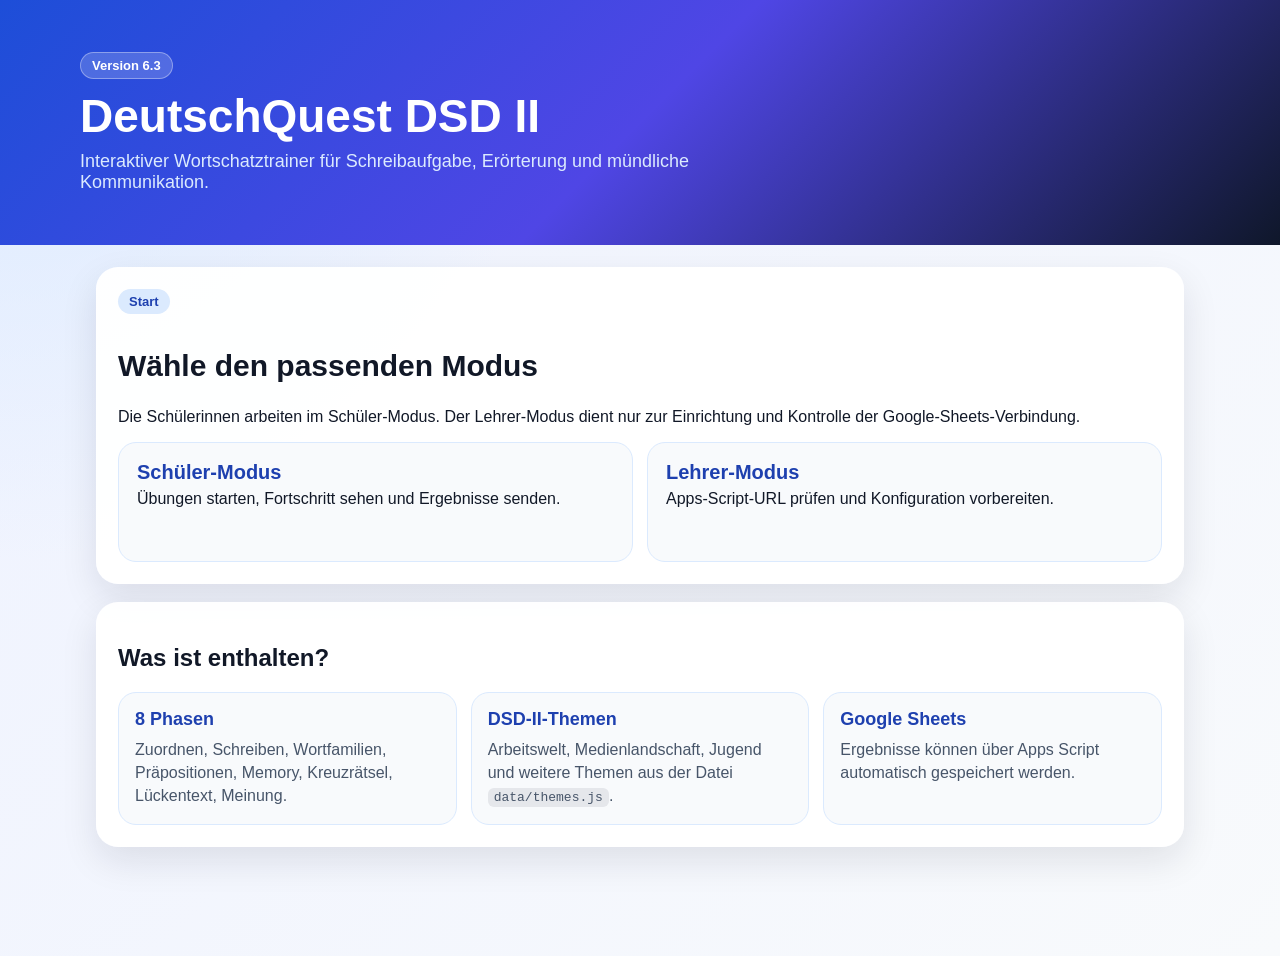
<file: index.html>
<!DOCTYPE html>
<html lang="de">
<head>
  <meta charset="UTF-8">
  <meta name="viewport" content="width=device-width, initial-scale=1.0">
  <title>DeutschQuest DSD II 8.6 Final Funcional</title>
  <link rel="stylesheet" href="css/style.css">
</head>
<body>
<header class="hero">
  <div class="heroInner">
    <span class="badge light">Version 6.3</span>
    <h1>DeutschQuest DSD II</h1>
    <p>Interaktiver Wortschatztrainer für Schreibaufgabe, Erörterung und mündliche Kommunikation.</p>
  </div>
</header>
<main>
<section class="card introCard">
  <span class="badge">Start</span>
  <h2>Wähle den passenden Modus</h2>
  <p>Die Schülerinnen arbeiten im Schüler-Modus. Der Lehrer-Modus dient nur zur Einrichtung und Kontrolle der Google-Sheets-Verbindung.</p>
  <div class="navGrid">
    <a class="navCard big" href="student.html"><strong>Schüler-Modus</strong><span>Übungen starten, Fortschritt sehen und Ergebnisse senden.</span></a>
    <a class="navCard big" href="teacher.html"><strong>Lehrer-Modus</strong><span>Apps-Script-URL prüfen und Konfiguration vorbereiten.</span></a>
  </div>
</section>
<section class="card">
  <h2>Was ist enthalten?</h2>
  <div class="featureGrid">
    <div><strong>8 Phasen</strong><span>Zuordnen, Schreiben, Wortfamilien, Präpositionen, Memory, Kreuzrätsel, Lückentext, Meinung.</span></div>
    <div><strong>DSD-II-Themen</strong><span>Arbeitswelt, Medienlandschaft, Jugend und weitere Themen aus der Datei <code>data/themes.js</code>.</span></div>
    <div><strong>Google Sheets</strong><span>Ergebnisse können über Apps Script automatisch gespeichert werden.</span></div>
  </div>
</section>
</main>
</body>
</html>
</file>
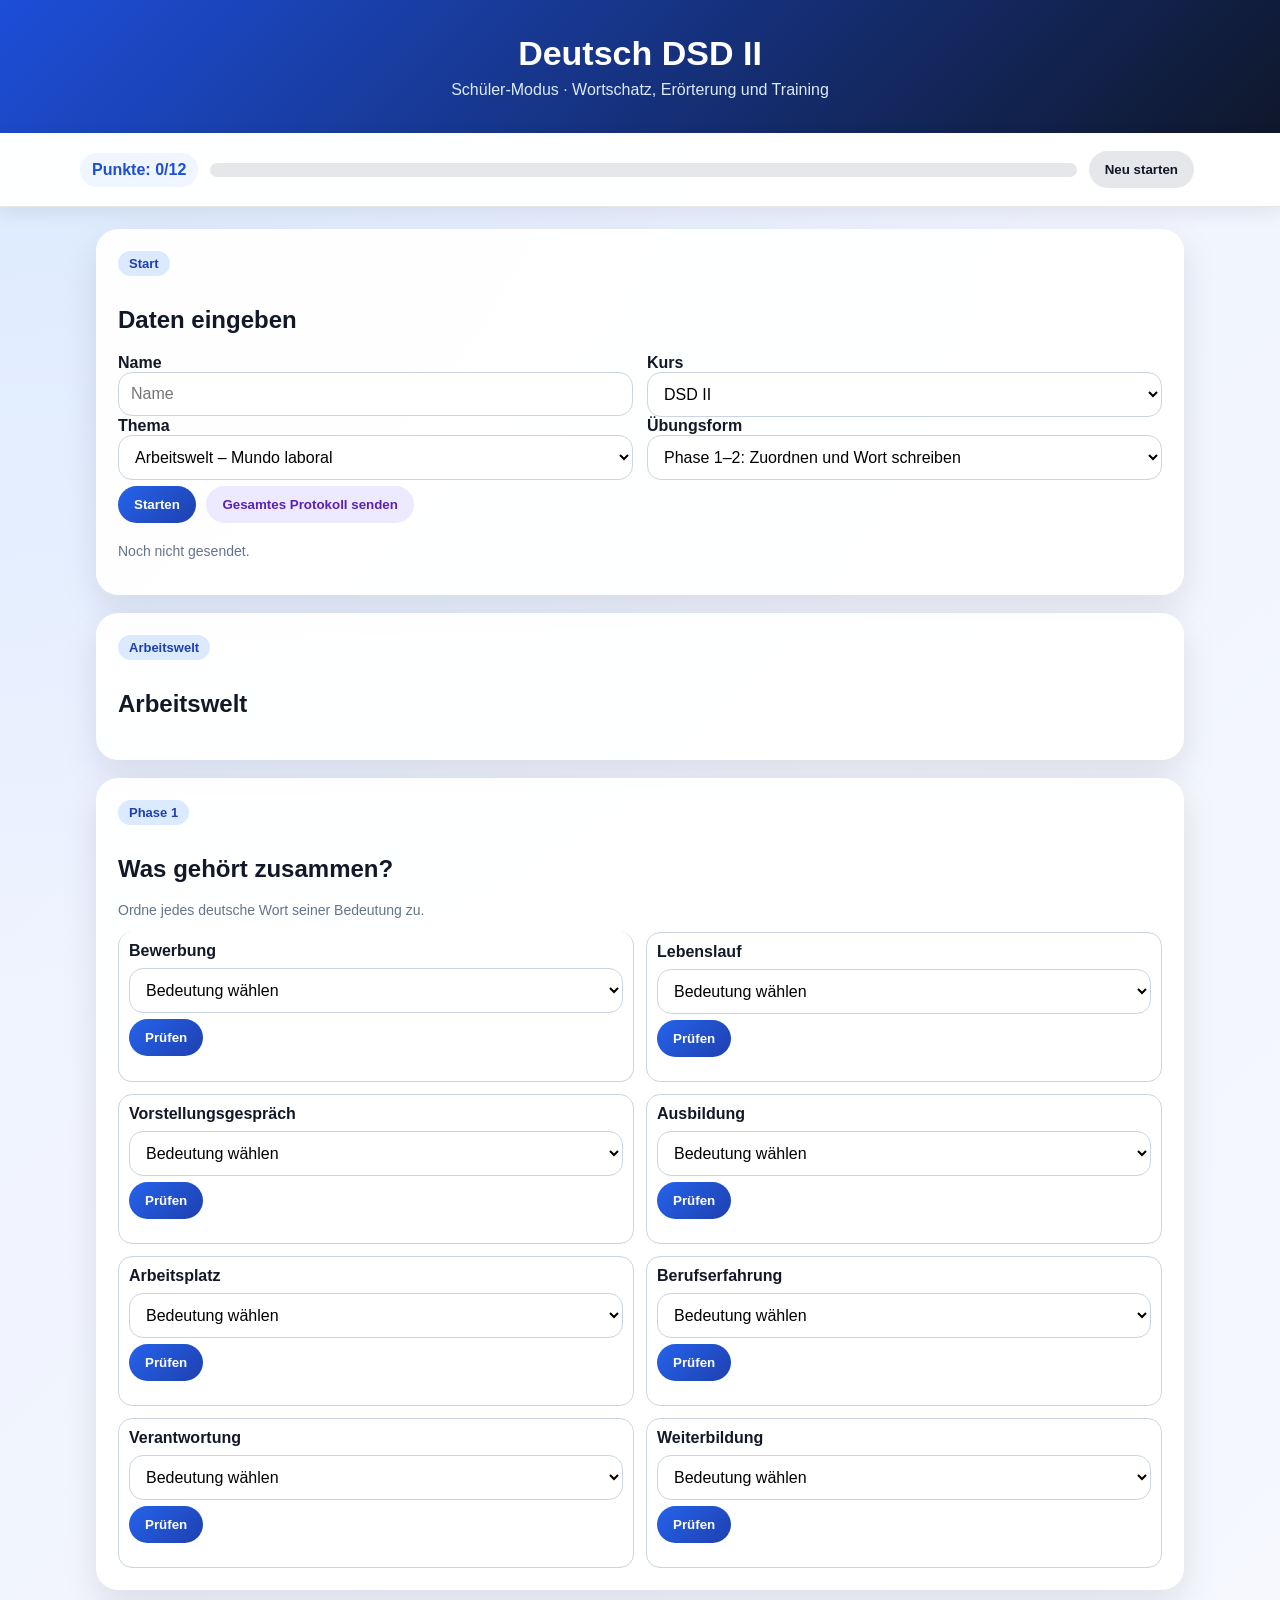
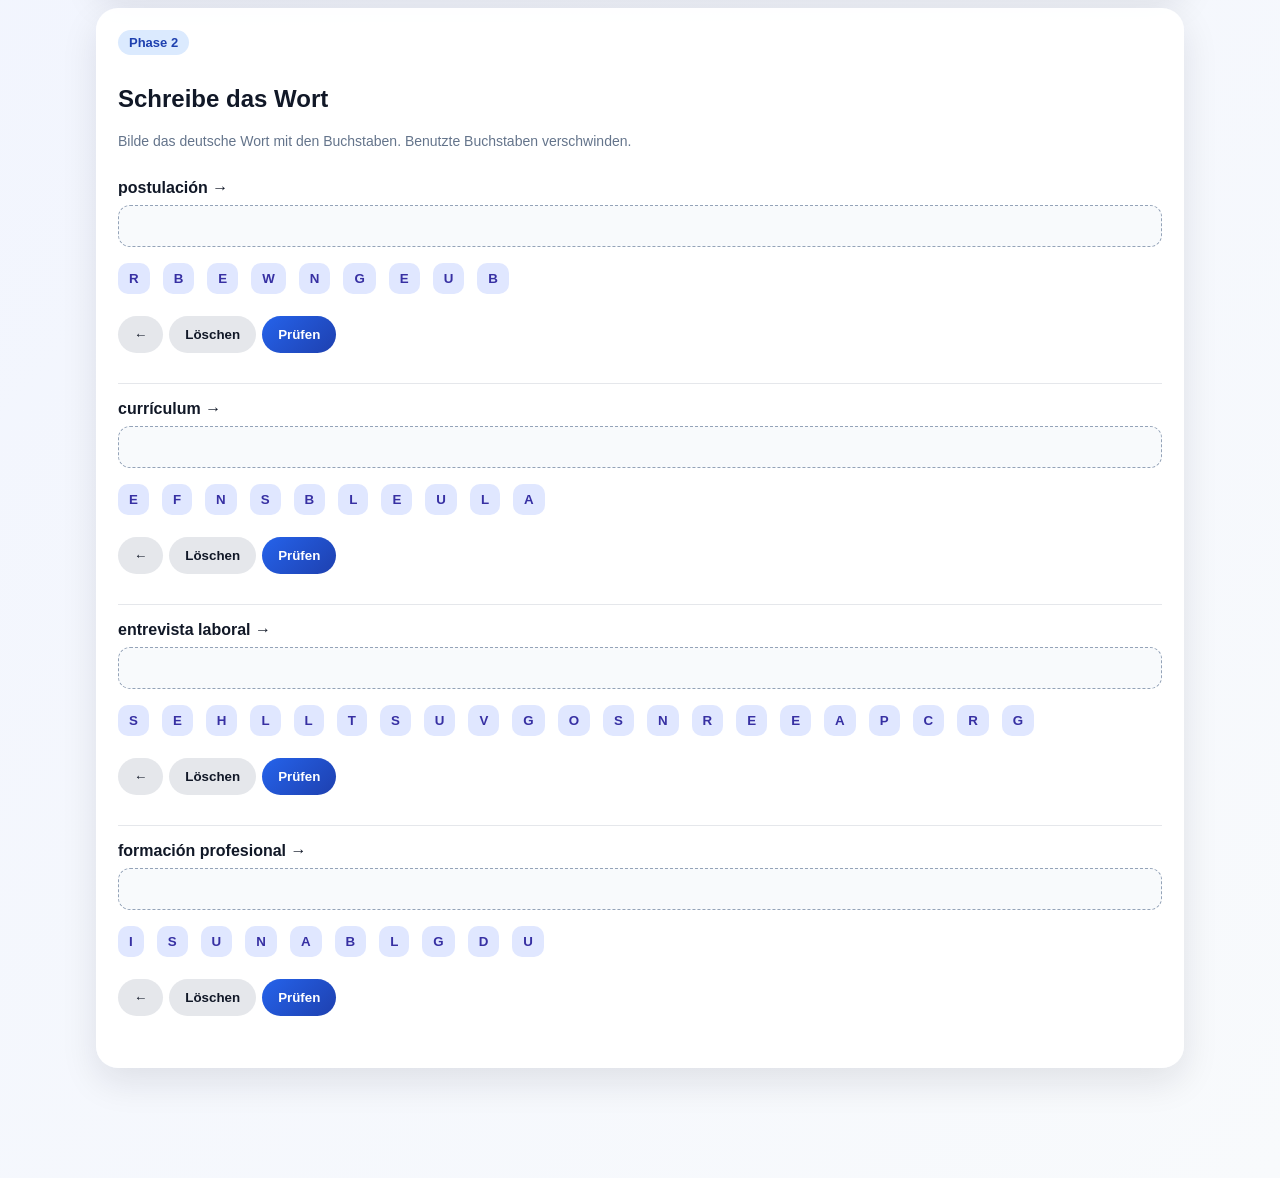
<file: student.html>
<!DOCTYPE html>
<html lang="de">
<head><meta charset="UTF-8"><meta name="viewport" content="width=device-width, initial-scale=1.0"><title>DeutschQuest DSD II – Schüler</title><link rel="stylesheet" href="css/style.css"></head>
<body>
<header><h1>Deutsch DSD II </h1><p>Schüler-Modus · Wortschatz, Erörterung und Training</p></header>
<div class="scoreBox"><div class="scoreInner"><span class="pill">Punkte: <span id="score">0</span>/<span id="total">0</span></span><div class="progress"><div id="bar" class="bar"></div></div><button class="secondary" onclick="resetCurrent()">Neu starten</button></div></div>
<main>
<section class="card">
<span class="badge">Start</span><h2>Daten eingeben</h2>
<div class="controls">
<div><label><strong>Name</strong></label><input id="studentName" placeholder="Name"></div>
<div><label><strong>Kurs</strong></label><select id="studentCourse"></select></div>
</div>
<div class="controls">
<div><label><strong>Thema</strong></label><select id="themeSelect"></select></div>
<div><label><strong>Übungsform</strong></label><select id="modeSelect">
<option value="training">Phase 1–2: Zuordnen und Wort schreiben</option>
<option value="families">Phase 3: Wortfamilien</option>
<option value="prep">Phase 4: Verben mit Präpositionen</option>
<option value="memory">Phase 5: Memory</option>
<option value="crossword">Phase 6: Wortkreuzrätsel</option>
<option value="exam">Phase 7: Lückentext</option>
<option value="mini">Phase 8: Meinung schreiben</option>
</select></div>
</div>
<button class="primary" onclick="saveStudent();render()">Starten</button>
<button class="hint" onclick="sendCurrentResults()">Gesamtes Protokoll senden</button>
<p id="saveStatus" class="small">Noch nicht gesendet.</p>
</section>
<section id="content"></section>
</main>
<script src="data/themes.js"></script>
<script src="js/config.js"></script>
<script src="js/student.js"></script>
</body>
</html>
</file>
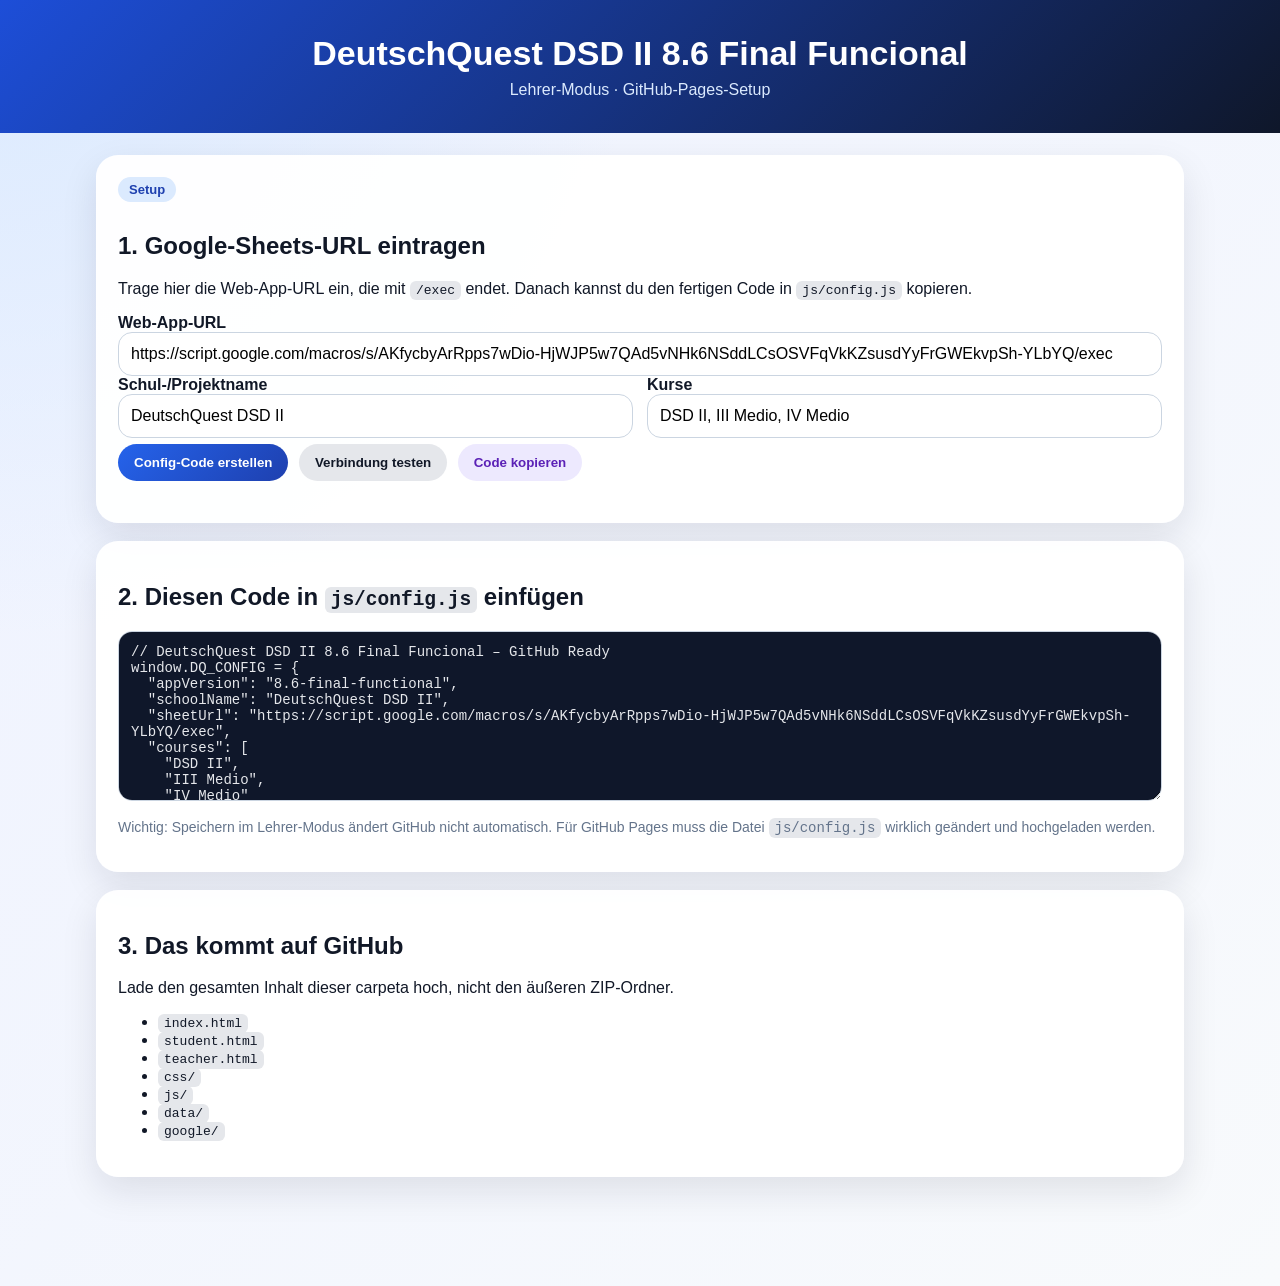
<file: teacher.html>
<!DOCTYPE html>
<html lang="de">
<head>
  <meta charset="UTF-8">
  <meta name="viewport" content="width=device-width, initial-scale=1.0">
  <title>DeutschQuest DSD II 8.6 Final Funcional – Lehrer-Modus</title>
  <link rel="stylesheet" href="css/style.css">
</head>
<body>
<header><h1>DeutschQuest DSD II 8.6 Final Funcional</h1><p>Lehrer-Modus · GitHub-Pages-Setup</p></header>
<main>
<section class="card">
  <span class="badge">Setup</span>
  <h2>1. Google-Sheets-URL eintragen</h2>
  <p>Trage hier die Web-App-URL ein, die mit <code>/exec</code> endet. Danach kannst du den fertigen Code in <code>js/config.js</code> kopieren.</p>
  <label><strong>Web-App-URL</strong></label>
  <input id="sheetUrl" placeholder="https://script.google.com/macros/s/DEINE_URL/exec">
  <div class="controls">
    <div><label><strong>Schul-/Projektname</strong></label><input id="schoolName" placeholder="DeutschQuest DSD II"></div>
    <div><label><strong>Kurse</strong></label><input id="courses" placeholder="DSD II, III Medio, IV Medio"></div>
  </div>
  <button class="primary" onclick="buildConfig()">Config-Code erstellen</button>
  <button class="secondary" onclick="testConnection()">Verbindung testen</button>
  <button class="hint" onclick="copyConfig()">Code kopieren</button>
  <p id="status" class="small"></p>
</section>
<section class="card">
  <h2>2. Diesen Code in <code>js/config.js</code> einfügen</h2>
  <textarea id="configCode" readonly></textarea>
  <p class="small">Wichtig: Speichern im Lehrer-Modus ändert GitHub nicht automatisch. Für GitHub Pages muss die Datei <code>js/config.js</code> wirklich geändert und hochgeladen werden.</p>
</section>
<section class="card">
  <h2>3. Das kommt auf GitHub</h2>
  <p>Lade den gesamten Inhalt dieser carpeta hoch, nicht den äußeren ZIP-Ordner.</p>
  <ul>
    <li><code>index.html</code></li><li><code>student.html</code></li><li><code>teacher.html</code></li>
    <li><code>css/</code></li><li><code>js/</code></li><li><code>data/</code></li><li><code>google/</code></li>
  </ul>
</section>
</main>
<script src="js/config.js"></script>
<script src="js/teacher.js"></script>
</body>
</html>
</file>
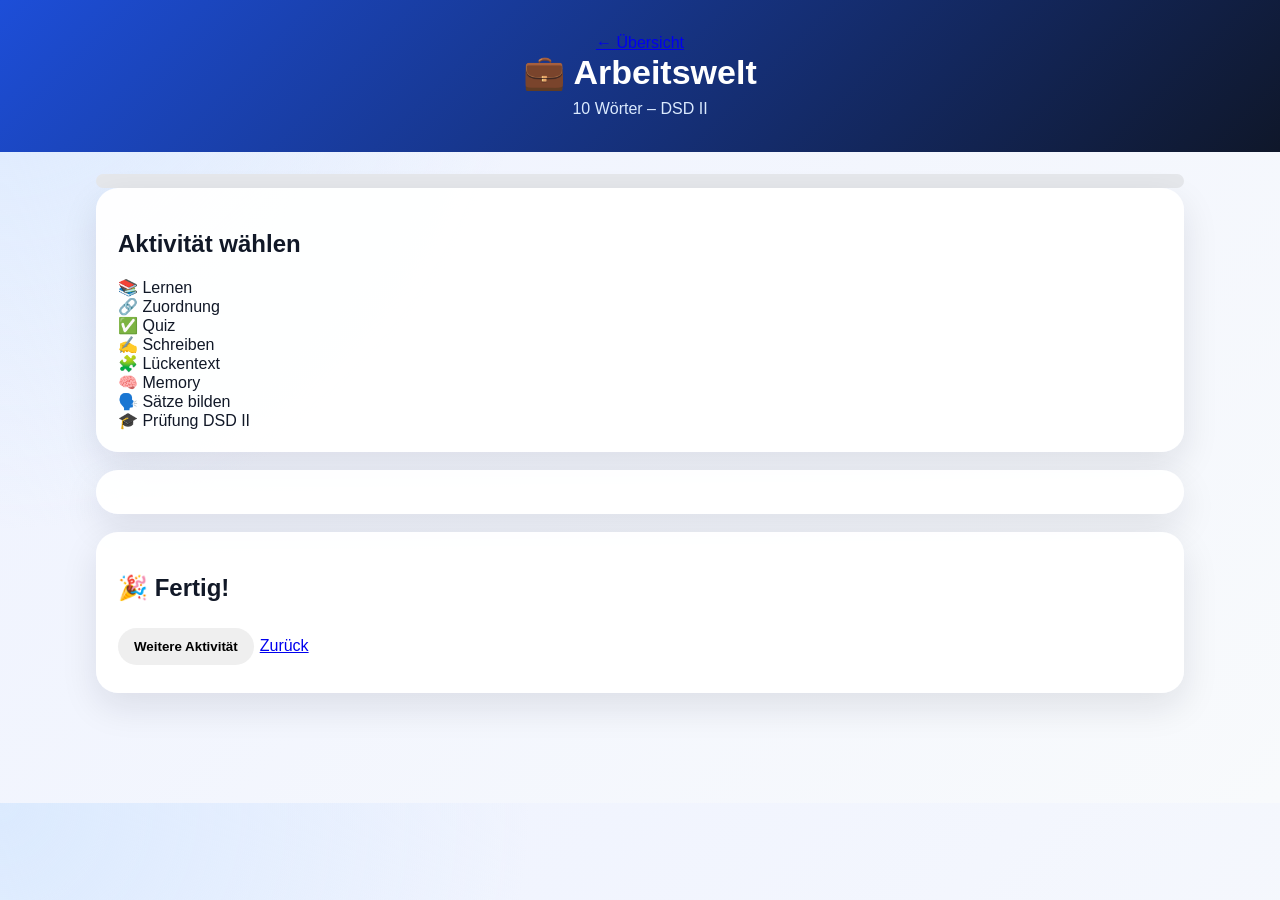
<file: topic.html>
<!doctype html><html lang="de"><head><meta charset="utf-8"><meta name="viewport" content="width=device-width,initial-scale=1">
<title>DeutschQuest 7.0 – Thema</title><link rel="preconnect" href="https://fonts.googleapis.com"><link href="https://fonts.googleapis.com/css2?family=Inter:wght@400;700;900&display=swap" rel="stylesheet"><link rel="stylesheet" href="css/style.css"></head>
<body><header><a class="btn" href="index.html">← Übersicht</a><h1 id="title">Thema</h1><p id="sub"></p></header><main>
<div class="progress"><span id="bar"></span></div>
<section id="menu" class="card"><h2>Aktivität wählen</h2><div class="grid" id="activities"></div></section>
<section id="work" class="card hidden"></section>
<section id="finish" class="card hidden"><h2>🎉 Fertig!</h2><p id="summary"></p><button onclick="showMenu()">Weitere Aktivität</button><a class="btn" href="index.html">Zurück</a></section>
</main><script src="js/config.js"></script><script src="js/tracking.js"></script><script>
const params=new URLSearchParams(location.search), topicId=params.get("id")||"arbeitswelt";
let topic, words=[], activity="", pos=0, score=0, attempts=0, startedAt=0, currentItems=[];
const activities=[
 ["lernen","📚 Lernen"],["zuordnung","🔗 Zuordnung"],["quiz","✅ Quiz"],["schreiben","✍️ Schreiben"],
 ["luecken","🧩 Lückentext"],["memory","🧠 Memory"],["saetze","🗣️ Sätze bilden"],["dsd","🎓 Prüfung DSD II"]
];
function $(id){return document.getElementById(id)} function clean(s){return (s||"").trim().toLowerCase().normalize("NFD").replace(/[\u0300-\u036f]/g,"")}
function setBar(n){$("bar").style.width=n+"%"} function hide(id){$(id).classList.add("hidden")} function show(id){$(id).classList.remove("hidden")}
function shuffle(a){return a.slice().sort(()=>Math.random()-.5)} function pct(){return attempts?Math.round(score/attempts*100):100}
function showMenu(){hide("work");hide("finish");show("menu");setBar(0)}
fetch("data/topics.json").then(r=>r.json()).then(data=>{topic=data.find(t=>t.id===topicId)||data[0];words=topic.words;$("title").textContent=topic.icon+" "+topic.title;$("sub").textContent=words.length+" Wörter – DSD II";DQTracker.track("topic_page_open",{topic_id:topic.id,topic_title:topic.title});renderMenu();});
function renderMenu(){const box=$("activities");box.innerHTML="";activities.forEach(a=>{const d=document.createElement("div");d.className="activity";d.textContent=a[1];d.onclick=()=>start(a[0],a[1]);box.appendChild(d);});}
function start(id,label){activity=id;pos=0;score=0;attempts=0;startedAt=Date.now();currentItems=shuffle(words);hide("menu");show("work");setBar(5);DQTracker.track("activity_start",{topic_id:topic.id,topic_title:topic.title,activity_id:id,activity_label:label,total_items:words.length}); if(id==="lernen") renderLearn(); if(id==="zuordnung") renderMatch(); if(id==="quiz") renderQuiz(); if(id==="schreiben") renderWrite(); if(id==="luecken") renderGap(); if(id==="memory") renderMemory(); if(id==="saetze") renderSentenceBuild(); if(id==="dsd") renderDSD();}
function finish(){hide("work");show("finish");setBar(100);const seconds=Math.round((Date.now()-startedAt)/1000);$("summary").innerHTML=`Ergebnis: <b>${score}/${attempts}</b> (${pct()}%). Zeit: ${seconds} Sekunden.`;DQTracker.track("activity_finish",{topic_id:topic.id,topic_title:topic.title,activity_id:activity,score,attempts,percent:pct(),duration_seconds:seconds});}
function logAnswer(item,answer,correct,extra={}){attempts++; if(correct)score++; DQTracker.track("answer",{topic_id:topic.id,topic_title:topic.title,activity_id:activity,item_de:item.de,item_es:item.es,student_answer:answer,correct_answer:item.es,is_correct:!!correct,attempt_number:attempts,score_after:score,...extra});}
function renderLearn(){const w=currentItems[pos];setBar(Math.round((pos/words.length)*100));$("work").innerHTML=`<h2>📚 Lernen</h2><p class="pill">${pos+1}/${words.length}</p><h1>${w.de}</h1><h2>${w.es}</h2><p><b>Definition:</b> ${w.def}</p><p><b>Beispiel:</b> ${w.ex}</p><button id="known">Kann ich</button><button id="hard">Schwierig</button>`;$("known").onclick=()=>{logAnswer(w,"Kann ich",true,{mode:"self_check"});nextLearn()};$("hard").onclick=()=>{logAnswer(w,"Schwierig",false,{mode:"self_check"});nextLearn()};}
function nextLearn(){pos++; if(pos>=currentItems.length)finish(); else renderLearn();}
function renderQuiz(){if(pos>=currentItems.length)return finish();const w=currentItems[pos], opts=shuffle([w.es,...shuffle(words.filter(x=>x.es!==w.es)).slice(0,3).map(x=>x.es)]);setBar(Math.round((pos/words.length)*100));$("work").innerHTML=`<h2>✅ Quiz</h2><h1>${w.de}</h1><div id="opts"></div><p id="msg"></p>`;opts.forEach(o=>{const b=document.createElement("button");b.className="choice";b.textContent=o;b.onclick=()=>{const ok=o===w.es;logAnswer(w,o,ok);$("msg").innerHTML=ok?'<span class="ok">Richtig!</span>':'<span class="bad">Falsch.</span> Richtig: '+w.es;setTimeout(()=>{pos++;renderQuiz()},650)};$("opts").appendChild(b);});}
function renderWrite(){if(pos>=currentItems.length)return finish();const w=currentItems[pos];$("work").innerHTML=`<h2>✍️ Schreiben</h2><h1>${w.de}</h1><input id="ans" placeholder="Übersetzung auf Spanisch"><button id="check">Prüfen</button><p id="msg"></p>`;$("check").onclick=()=>{const a=$("ans").value, ok=clean(a)===clean(w.es);logAnswer(w,a,ok);$("msg").innerHTML=ok?'<span class="ok">Richtig!</span>':'<span class="bad">Falsch.</span> '+w.es;setTimeout(()=>{pos++;renderWrite()},750)};}
function renderGap(){if(pos>=currentItems.length)return finish();const w=currentItems[pos];let text=w.ex.replace(w.de,"____");if(text===w.ex) text="____ ist ein wichtiges Wort zum Thema "+topic.title+".";$("work").innerHTML=`<h2>🧩 Lückentext</h2><p>${text}</p><input id="ans" placeholder="deutsches Wort"><button id="check">Prüfen</button><p id="msg"></p>`;$("check").onclick=()=>{const a=$("ans").value, ok=clean(a)===clean(w.de);logAnswer(w,a,ok,{correct_answer:w.de});$("msg").innerHTML=ok?'<span class="ok">Richtig!</span>':'<span class="bad">Falsch.</span> '+w.de;setTimeout(()=>{pos++;renderGap()},750)};}
function renderMatch(){let left=shuffle(words.slice(0,8)), right=shuffle(left);$("work").innerHTML=`<h2>🔗 Zuordnung</h2><p>Wähle links ein Wort und dann rechts die passende Übersetzung.</p><div class="row"><div id="left"></div><div id="right"></div></div><p id="msg"></p>`;let selected=null, done=0;left.forEach(w=>{let b=document.createElement("button");b.className="choice";b.textContent=w.de;b.onclick=()=>{selected=w;$("msg").textContent="Gewählt: "+w.de};$("left").appendChild(b)});right.forEach(w=>{let b=document.createElement("button");b.className="choice";b.textContent=w.es;b.onclick=()=>{if(!selected)return;let ok=selected.es===w.es;logAnswer(selected,w.es,ok);$("msg").innerHTML=ok?'<span class="ok">Richtig!</span>':'<span class="bad">Falsch.</span>'; if(ok){b.disabled=true;done++;} if(done===left.length)finish();};$("right").appendChild(b)});}
function renderMemory(){let list=words.slice(0,8), cards=shuffle(list.flatMap((w,i)=>[{txt:w.de,id:i,w,kind:"de"},{txt:w.es,id:i,w,kind:"es"}]));$("work").innerHTML=`<h2>🧠 Memory</h2><div class="board" id="board"></div>`;let first=null,lock=false,pairs=0;cards.forEach(c=>{let d=document.createElement("div");d.className="tile";d.textContent="?";d.onclick=()=>{if(lock||d.classList.contains("done")||d===first)return;d.textContent=c.txt;d.classList.add("open");d.card=c;if(!first){first=d;return;}let ok=first.card.id===c.id;logAnswer(c.w,first.card.txt+" + "+c.txt,ok,{mode:"memory_pair"});if(ok){first.classList.add("done");d.classList.add("done");first=null;pairs++;if(pairs===list.length)finish();}else{lock=true;setTimeout(()=>{first.textContent="?";d.textContent="?";first.classList.remove("open");d.classList.remove("open");first=null;lock=false},650)}};$("board").appendChild(d)});}
function renderSentenceBuild(){if(pos>=currentItems.length)return finish();const w=currentItems[pos];$("work").innerHTML=`<h2>🗣️ Sätze bilden</h2><p>Bilde einen sinnvollen Satz mit:</p><h1>${w.de}</h1><textarea id="ans" rows="4" placeholder="Dein Satz auf Deutsch"></textarea><button id="check">Senden</button><p class="muted">Diese Aufgabe wird registriert; die Lehrkraft kann den Satz lesen.</p>`;$("check").onclick=()=>{const a=$("ans").value.trim();logAnswer(w,a,a.length>=20,{mode:"open_sentence",correct_answer:"Offene Antwort"});pos++;renderSentenceBuild();};}
function renderDSD(){ $("work").innerHTML=`<h2>🎓 Prüfung DSD II</h2><p>Schreibe einen kurzen DSD-II-Satz/Abschnitt zum Thema <b>${topic.title}</b>. Verwende mindestens drei Wörter aus der Liste.</p><p>${words.slice(0,8).map(w=>'<span class="pill">'+w.de+'</span>').join('')}</p><textarea id="ans" rows="7" placeholder="Dein Text"></textarea><button id="send">Abgeben</button>`; $("send").onclick=()=>{const a=$("ans").value; const used=words.filter(w=>a.toLowerCase().includes(w.de.toLowerCase())).length; attempts=1; score=used>=3?1:0; DQTracker.track("dsd_text_submit",{topic_id:topic.id,topic_title:topic.title,activity_id:activity,text:a,used_words:used,is_correct:used>=3}); finish();};}
</script></body></html>
</file>
<file: css/style.css>
:root{--blue:#2563eb;--dark:#0f172a;--green:#16a34a;--red:#dc2626;--purple:#7c3aed;--line:#e5e7eb;--muted:#64748b;--bg:#f8fafc}
*{box-sizing:border-box}body{margin:0;font-family:Arial,Helvetica,sans-serif;background:radial-gradient(circle at top left,#dbeafe,transparent 35%),linear-gradient(135deg,#eef2ff,#f8fafc);color:#111827}
header{background:linear-gradient(135deg,#1d4ed8,#0f172a);color:white;padding:34px 18px;text-align:center}header h1{margin:0;font-size:34px}header p{margin:8px 0 0;color:#dbeafe}
main{max-width:1120px;margin:22px auto;padding:0 16px 70px}.card{background:rgba(255,255,255,.97);border-radius:22px;padding:22px;margin-bottom:18px;box-shadow:0 14px 36px rgba(15,23,42,.10)}
.controls{display:grid;grid-template-columns:1fr 1fr;gap:14px}@media(max-width:760px){.controls{grid-template-columns:1fr}}select,input,textarea{width:100%;padding:12px;border:1px solid #cbd5e1;border-radius:14px;font-size:16px;background:white}
button{border:0;border-radius:999px;padding:11px 16px;font-weight:800;cursor:pointer;margin:6px 6px 6px 0}.primary{background:linear-gradient(135deg,#2563eb,#1e40af);color:white}.secondary{background:#e5e7eb;color:#111827}.hint{background:#ede9fe;color:#5b21b6}
.badge{display:inline-block;background:#dbeafe;color:#1e40af;border-radius:999px;padding:5px 11px;font-weight:800;font-size:13px;margin-bottom:10px}.small{font-size:14px;color:var(--muted)}code{background:#e5e7eb;padding:2px 6px;border-radius:6px}
.scoreBox{position:sticky;top:0;z-index:20;background:rgba(255,255,255,.96);border-bottom:1px solid #e5e7eb;padding:12px 16px;box-shadow:0 6px 18px rgba(15,23,42,.08)}.scoreInner{max-width:1120px;margin:auto;display:flex;gap:12px;align-items:center;justify-content:space-between;flex-wrap:wrap}.pill{background:#eff6ff;color:#1d4ed8;border-radius:999px;padding:8px 12px;font-weight:800}.progress{height:14px;background:#e5e7eb;border-radius:999px;overflow:hidden;flex:1;min-width:220px}.bar{height:100%;width:0%;background:linear-gradient(90deg,#22c55e,#2563eb)}
.task{border-top:1px solid var(--line);padding:16px 0}.task:first-of-type{border-top:0}.question{font-weight:800;margin-bottom:8px}.feedback{font-weight:800;margin-top:8px}.correct{color:var(--green)}.wrong{color:var(--red)}
.navGrid{display:grid;grid-template-columns:repeat(2,1fr);gap:14px;margin-top:16px}@media(max-width:760px){.navGrid{grid-template-columns:1fr}}.navCard{display:block;text-decoration:none;color:#111827;border:1px solid #dbeafe;border-radius:18px;padding:18px;background:#f8fafc}.navCard:hover{background:#eff6ff}.navCard strong{display:block;font-size:20px;margin-bottom:6px;color:#1e40af}
.matchGrid{display:grid;grid-template-columns:1fr 1fr;gap:12px}@media(max-width:760px){.matchGrid{grid-template-columns:1fr}}.matchItem{border:1px solid #cbd5e1;border-radius:14px;background:white;padding:10px}.matchItem select{margin-top:8px}
.letterChoices{display:flex;flex-wrap:wrap;gap:7px;margin:10px 0}.letterChoices button{border-radius:10px;padding:8px 11px;background:#e0e7ff;color:#3730a3}.letterChoices button:disabled{visibility:hidden}.answerBox{min-height:42px;background:#f8fafc;border:1px dashed #94a3b8;border-radius:12px;padding:9px;font-size:20px;font-weight:900;letter-spacing:1px}
.familyTable{width:100%;border-collapse:separate;border-spacing:0 8px}.familyTable th{text-align:left;color:#475569}.familyTable td,.familyTable th{padding:8px}.familyTable input{min-width:150px}
.memoryGrid{display:grid;grid-template-columns:repeat(4,1fr);gap:11px;margin-top:14px}@media(max-width:760px){.memoryGrid{grid-template-columns:repeat(2,1fr)}}.memCard{min-height:88px;border:2px solid #cbd5e1;border-radius:18px;background:white;display:flex;align-items:center;justify-content:center;text-align:center;padding:10px;font-weight:800;cursor:pointer}.memCard.hidden{background:linear-gradient(135deg,#2563eb,#7c3aed);color:transparent}.memCard.hidden:after{content:"?";color:white;font-size:30px}.memCard.matched{background:#dcfce7;border-color:#16a34a;color:#166534;cursor:default}
.stage{display:flex;gap:10px;flex-wrap:wrap;margin:12px 0}.stage span{background:#f8fafc;border:1px solid #dbeafe;border-radius:999px;padding:7px 10px;font-weight:700;color:#1e40af}
.crossWrap{overflow-x:auto;margin-top:14px;padding-bottom:8px}.crossWord{display:grid;gap:10px;min-width:max-content}.crossRow{display:flex;align-items:center;gap:5px}.rowNum{width:24px;height:24px;border-radius:50%;background:#1d4ed8;color:white;display:flex;align-items:center;justify-content:center;font-size:11px;font-weight:900;flex-shrink:0}.letterBox{width:30px;height:34px;border:2px solid #cbd5e1;border-radius:7px;text-align:center;text-transform:uppercase;font-weight:900;font-size:16px;background:white;padding:0}.letterBox.fixed{background:#dbeafe;border-color:#2563eb;color:#1e40af}.letterBox.ok{background:#dcfce7;border-color:#16a34a}.letterBox.bad{background:#fee2e2;border-color:#ef4444}.clues li{margin-bottom:8px}#showSolutionBtn{display:none}
.wordbank span{display:inline-block;background:#eef2ff;color:#3730a3;border-radius:999px;padding:6px 10px;margin:4px;font-weight:800}.lueckenText{font-size:17px;line-height:1.9}.inlineBlank{display:inline-block;width:180px;margin:0 4px}.inlineBlank input{padding:7px;border-radius:10px}
.prepCard{border:1px solid #cbd5e1;background:white;border-radius:16px;padding:14px;margin:12px 0}.case{display:inline-block;background:#fef3c7;color:#92400e;border-radius:999px;padding:4px 9px;font-weight:800;margin-left:6px}.prepSolution{display:none;margin-top:10px;background:#f8fafc;border-left:5px solid var(--blue);padding:10px;border-radius:10px}
textarea{min-height:130px}.saveOk{color:#16a34a;font-weight:800}.saveBad{color:#dc2626;font-weight:800}

#configCode{min-height:170px;font-family:monospace;font-size:14px;background:#0f172a;color:#e5e7eb}


/* DeutschQuest 6.3 Ergänzungen */
.hero{padding:52px 18px;background:linear-gradient(135deg,#1d4ed8,#4f46e5,#0f172a)}
.heroInner{max-width:1120px;margin:auto;text-align:left}.hero h1{font-size:46px}.hero p{font-size:18px;max-width:720px}.badge.light{background:rgba(255,255,255,.18);color:white;border:1px solid rgba(255,255,255,.35)}
.introCard h2{font-size:30px}.navCard.big{min-height:120px}.featureGrid{display:grid;grid-template-columns:repeat(3,1fr);gap:14px}.featureGrid div{background:#f8fafc;border:1px solid #dbeafe;border-radius:18px;padding:16px}.featureGrid strong{display:block;color:#1e40af;font-size:18px;margin-bottom:8px}.featureGrid span{color:#475569;line-height:1.45}
@media(max-width:860px){.featureGrid{grid-template-columns:1fr}.hero h1{font-size:34px}}
</file>
